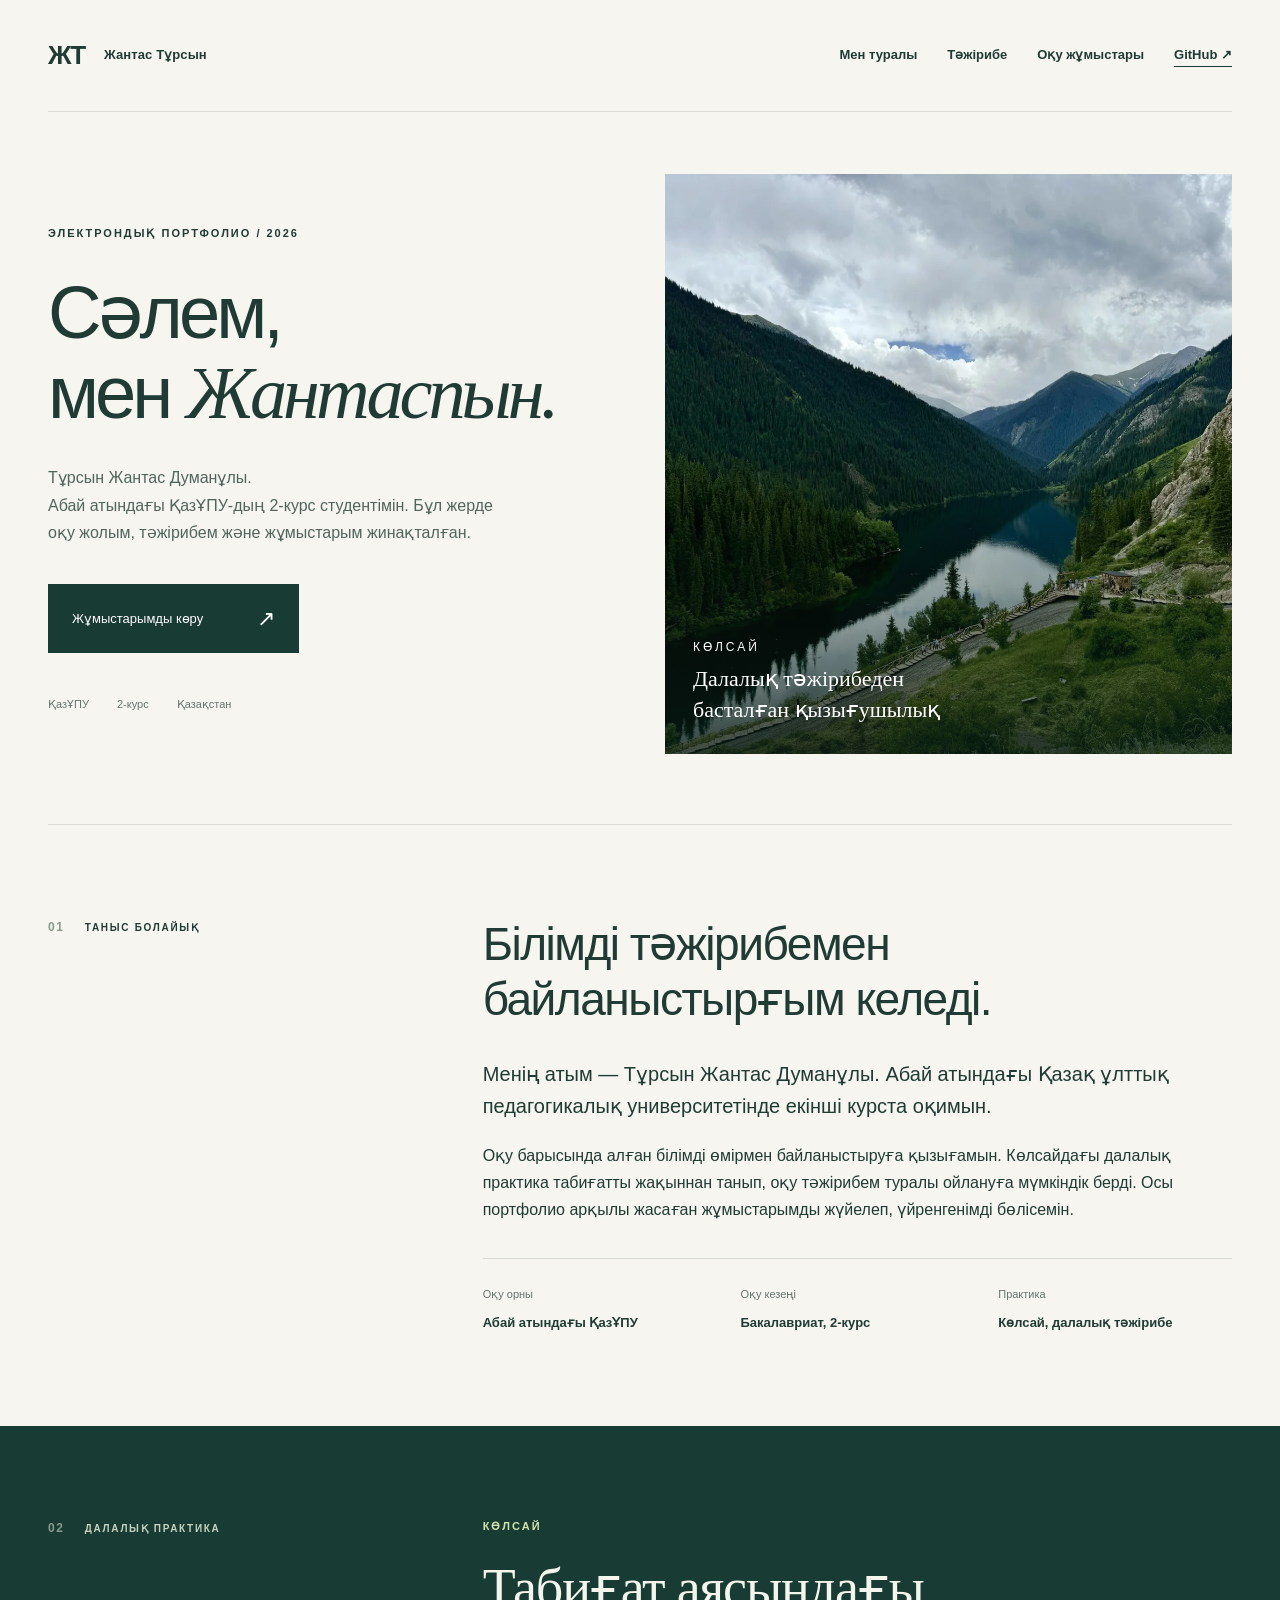
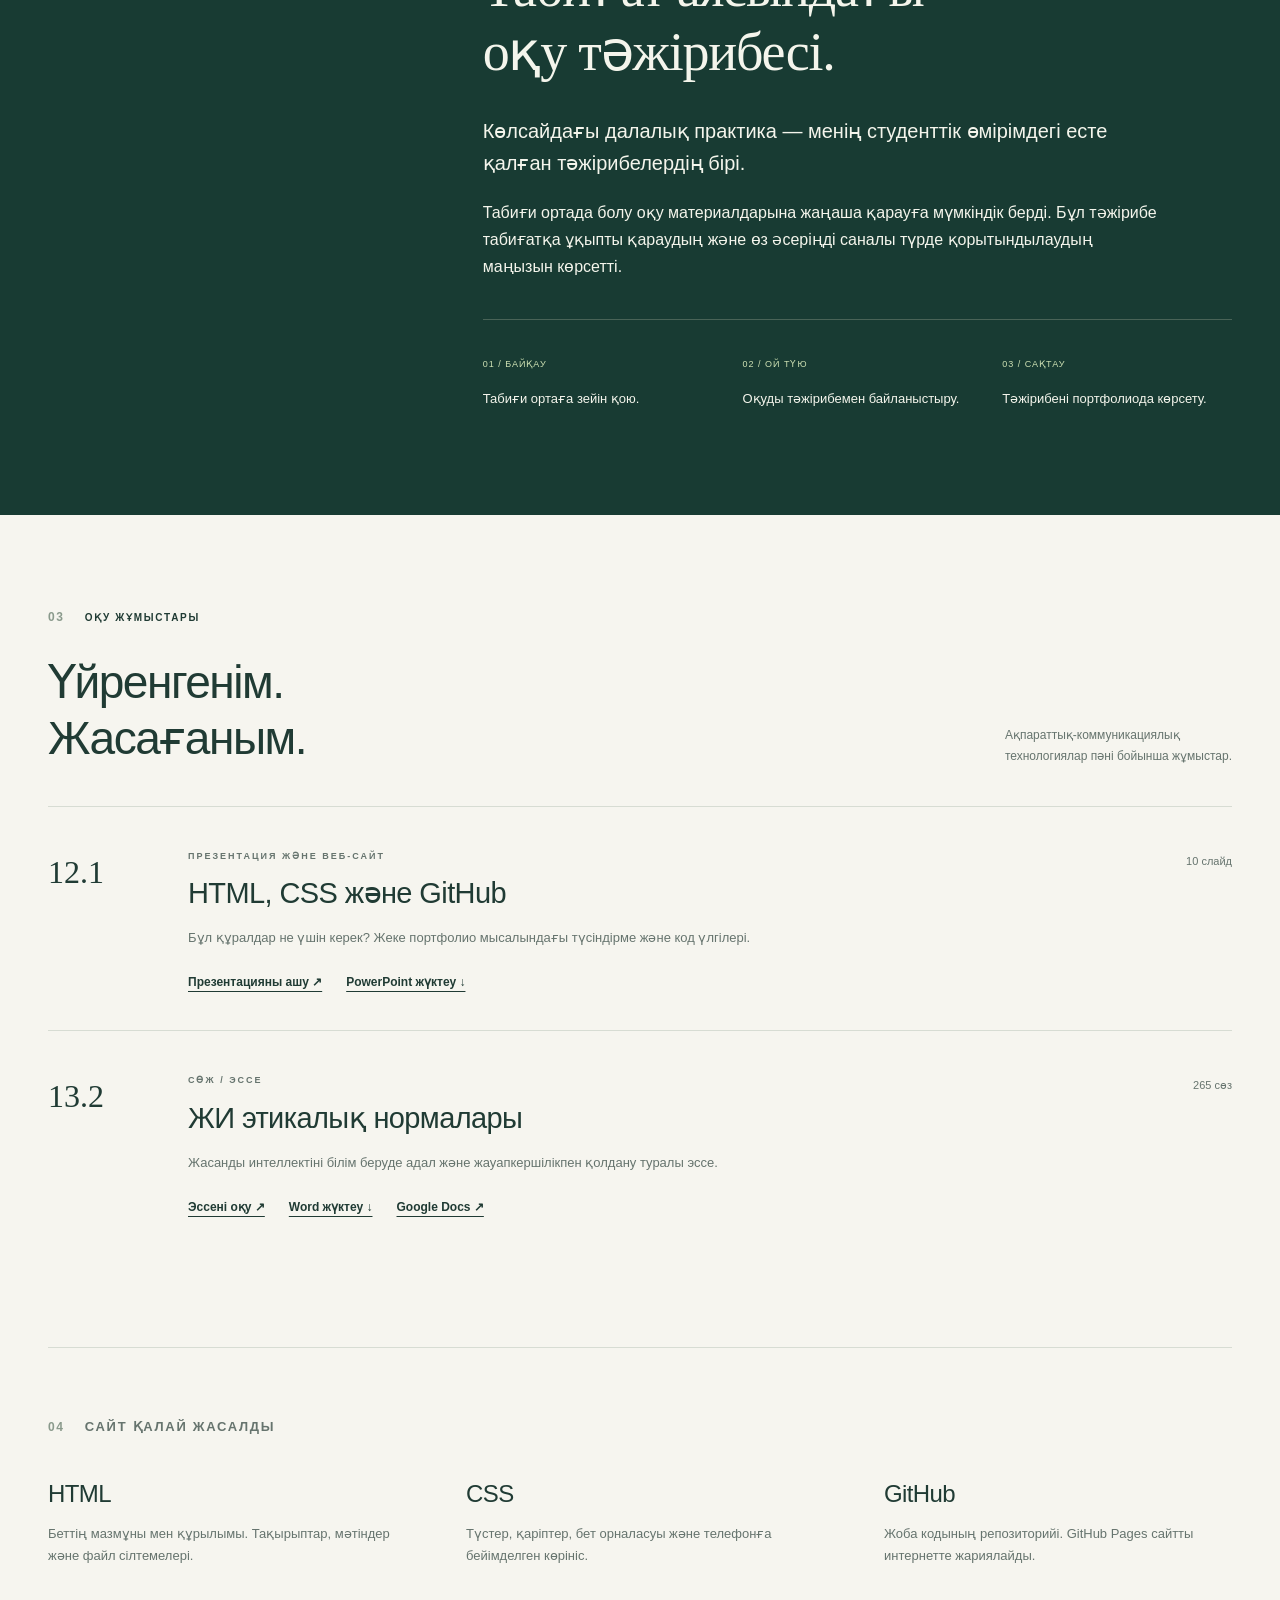
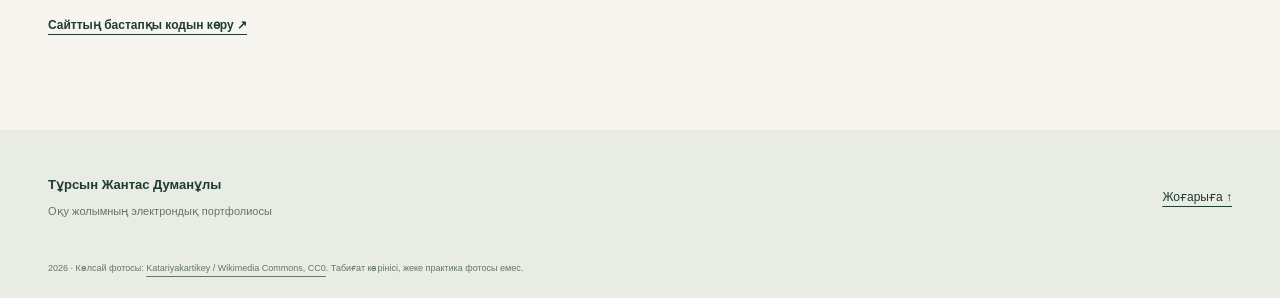
<file: index.html>
<!doctype html>
<html lang="kk">
<head>
  <meta charset="utf-8">
  <meta name="viewport" content="width=device-width,initial-scale=1">
  <meta name="description" content="Тұрсын Жантас Думанұлының электрондық портфолиосы. ҚазҰПУ, оқу жұмыстары және Көлсайдағы далалық практика.">
  <meta name="theme-color" content="#183b33">
  <title>Жантас Тұрсын — электрондық портфолио</title>
  <link rel="stylesheet" href="styles.css">
  <script defer src="app.js"></script>
</head>
<body>
<a class="skip" href="#main">Мазмұнға өту</a>
<header class="header wrap">
  <a class="brand" href="index.html" aria-label="Жантас Тұрсын, басты бет">ЖТ<span>Жантас Тұрсын</span></a>
  <nav aria-label="Негізгі мәзір"><a href="#about">Мен туралы</a><a href="#practice">Тәжірибе</a><a href="#works">Оқу жұмыстары</a><a class="nav-external" href="https://github.com/Saprans/Saprans.github.io" target="_blank" rel="noopener">GitHub ↗</a></nav>
</header>
<main id="main">
  <section class="hero wrap">
    <div class="hero-copy"><p class="eyebrow">ЭЛЕКТРОНДЫҚ ПОРТФОЛИО / 2026</p>
      <h1>Сәлем,<br>мен <em>Жантаспын.</em></h1>
      <p class="hero-description">Тұрсын Жантас Думанұлы.<br>Абай атындағы ҚазҰПУ-дың 2-курс студентімін. Бұл жерде оқу жолым, тәжірибем және жұмыстарым жинақталған.</p>
      <a class="button" href="#works">Жұмыстарымды көру <span>↗</span></a>
      <div class="hero-meta"><span>ҚазҰПУ</span><span>2-курс</span><span>Қазақстан</span></div>
    </div>
    <figure class="hero-image"><img src="assets/kolsai.webp" alt="Тау мен орман қоршаған Көлсай көлінің көрінісі" fetchpriority="high"><figcaption><span>КӨЛСАЙ</span><span>Далалық тәжірибеден басталған қызығушылық</span></figcaption></figure>
  </section>
  <section class="about wrap section" id="about">
    <div class="section-label"><span>01</span> ТАНЫС БОЛАЙЫҚ</div>
    <div><h2>Білімді тәжірибемен<br>байланыстырғым келеді.</h2><p class="lead">Менің атым — Тұрсын Жантас Думанұлы. Абай атындағы Қазақ ұлттық педагогикалық университетінде екінші курста оқимын.</p><p>Оқу барысында алған білімді өмірмен байланыстыруға қызығамын. Көлсайдағы далалық практика табиғатты жақыннан танып, оқу тәжірибем туралы ойлануға мүмкіндік берді. Осы портфолио арқылы жасаған жұмыстарымды жүйелеп, үйренгенімді бөлісемін.</p><dl class="facts"><div><dt>Оқу орны</dt><dd>Абай атындағы ҚазҰПУ</dd></div><div><dt>Оқу кезеңі</dt><dd>Бакалавриат, 2-курс</dd></div><div><dt>Практика</dt><dd>Көлсай, далалық тәжірибе</dd></div></dl></div>
  </section>
  <section class="practice" id="practice"><div class="wrap section practice-grid">
    <div class="section-label"><span>02</span> ДАЛАЛЫҚ ПРАКТИКА</div>
    <div><p class="eyebrow light">КӨЛСАЙ</p><h2>Табиғат аясындағы<br>оқу тәжірибесі.</h2><p class="lead">Көлсайдағы далалық практика — менің студенттік өмірімдегі есте қалған тәжірибелердің бірі.</p><p>Табиғи ортада болу оқу материалдарына жаңаша қарауға мүмкіндік берді. Бұл тәжірибе табиғатқа ұқыпты қараудың және өз әсеріңді саналы түрде қорытындылаудың маңызын көрсетті.</p><div class="practice-notes"><div><span>01 / БАЙҚАУ</span><p>Табиғи ортаға зейін қою.</p></div><div><span>02 / ОЙ ТҮЮ</span><p>Оқуды тәжірибемен байланыстыру.</p></div><div><span>03 / САҚТАУ</span><p>Тәжірибені портфолиода көрсету.</p></div></div></div>
  </div></section>
  <section class="wrap section" id="works">
    <div class="section-heading"><div><p class="section-label"><span>03</span> ОҚУ ЖҰМЫСТАРЫ</p><h2>Үйренгенім.<br>Жасағаным.</h2></div><p>Ақпараттық-коммуникациялық<br>технологиялар пәні бойынша жұмыстар.</p></div>
    <div class="work-row"><span class="work-number">12.1</span><div><p class="eyebrow">ПРЕЗЕНТАЦИЯ ЖӘНЕ ВЕБ-САЙТ</p><h3>HTML, CSS және GitHub</h3><p>Бұл құралдар не үшін керек? Жеке портфолио мысалындағы түсіндірме және код үлгілері.</p><div class="work-links"><a href="presentation.html">Презентацияны ашу ↗</a><a href="files/12_1_HTML_CSS_GitHub.pptx" download>PowerPoint жүктеу ↓</a></div></div><span class="work-type">10 слайд</span></div>
    <div class="work-row"><span class="work-number">13.2</span><div><p class="eyebrow">СӨЖ / ЭССЕ</p><h3>ЖИ этикалық нормалары</h3><p>Жасанды интеллектіні білім беруде адал және жауапкершілікпен қолдану туралы эссе.</p><div class="work-links"><a href="essay.html">Эссені оқу ↗</a><a href="files/13_2_Esse_Tursyn_Zhantas.docx" download>Word жүктеу ↓</a><a class="google-doc-link" href="https://docs.google.com/document/d/1TJ1OWXidXD4ydJU-0ppoAzjy-U0r-slUu1aPJfVL9h0" target="_blank" rel="noopener">Google Docs ↗</a></div></div><span class="work-type" id="essay-count">265 сөз</span></div>
  </section>
  <section class="tech wrap section"><p class="section-label"><span>04</span> САЙТ ҚАЛАЙ ЖАСАЛДЫ</p><div class="tech-grid"><div><h3>HTML</h3><p>Беттің мазмұны мен құрылымы. Тақырыптар, мәтіндер және файл сілтемелері.</p></div><div><h3>CSS</h3><p>Түстер, қаріптер, бет орналасуы және телефонға бейімделген көрініс.</p></div><div><h3>GitHub</h3><p>Жоба кодының репозиторийі. GitHub Pages сайтты интернетте жариялайды.</p></div></div><a class="text-link" href="https://github.com/Saprans/Saprans.github.io" target="_blank" rel="noopener">Сайттың бастапқы кодын көру ↗</a></section>
</main>
<footer class="footer"><div class="wrap"><div><strong>Тұрсын Жантас Думанұлы</strong><p>Оқу жолымның электрондық портфолиосы</p></div><a href="#main">Жоғарыға ↑</a></div><p class="credit wrap">2026 · Көлсай фотосы: <a href="https://commons.wikimedia.org/wiki/File:Kolsai_lake.jpg" target="_blank" rel="noopener">Katariyakartikey / Wikimedia Commons, CC0</a>. Табиғат көрінісі, жеке практика фотосы емес.</p></footer>
</body>
</html>
</file>
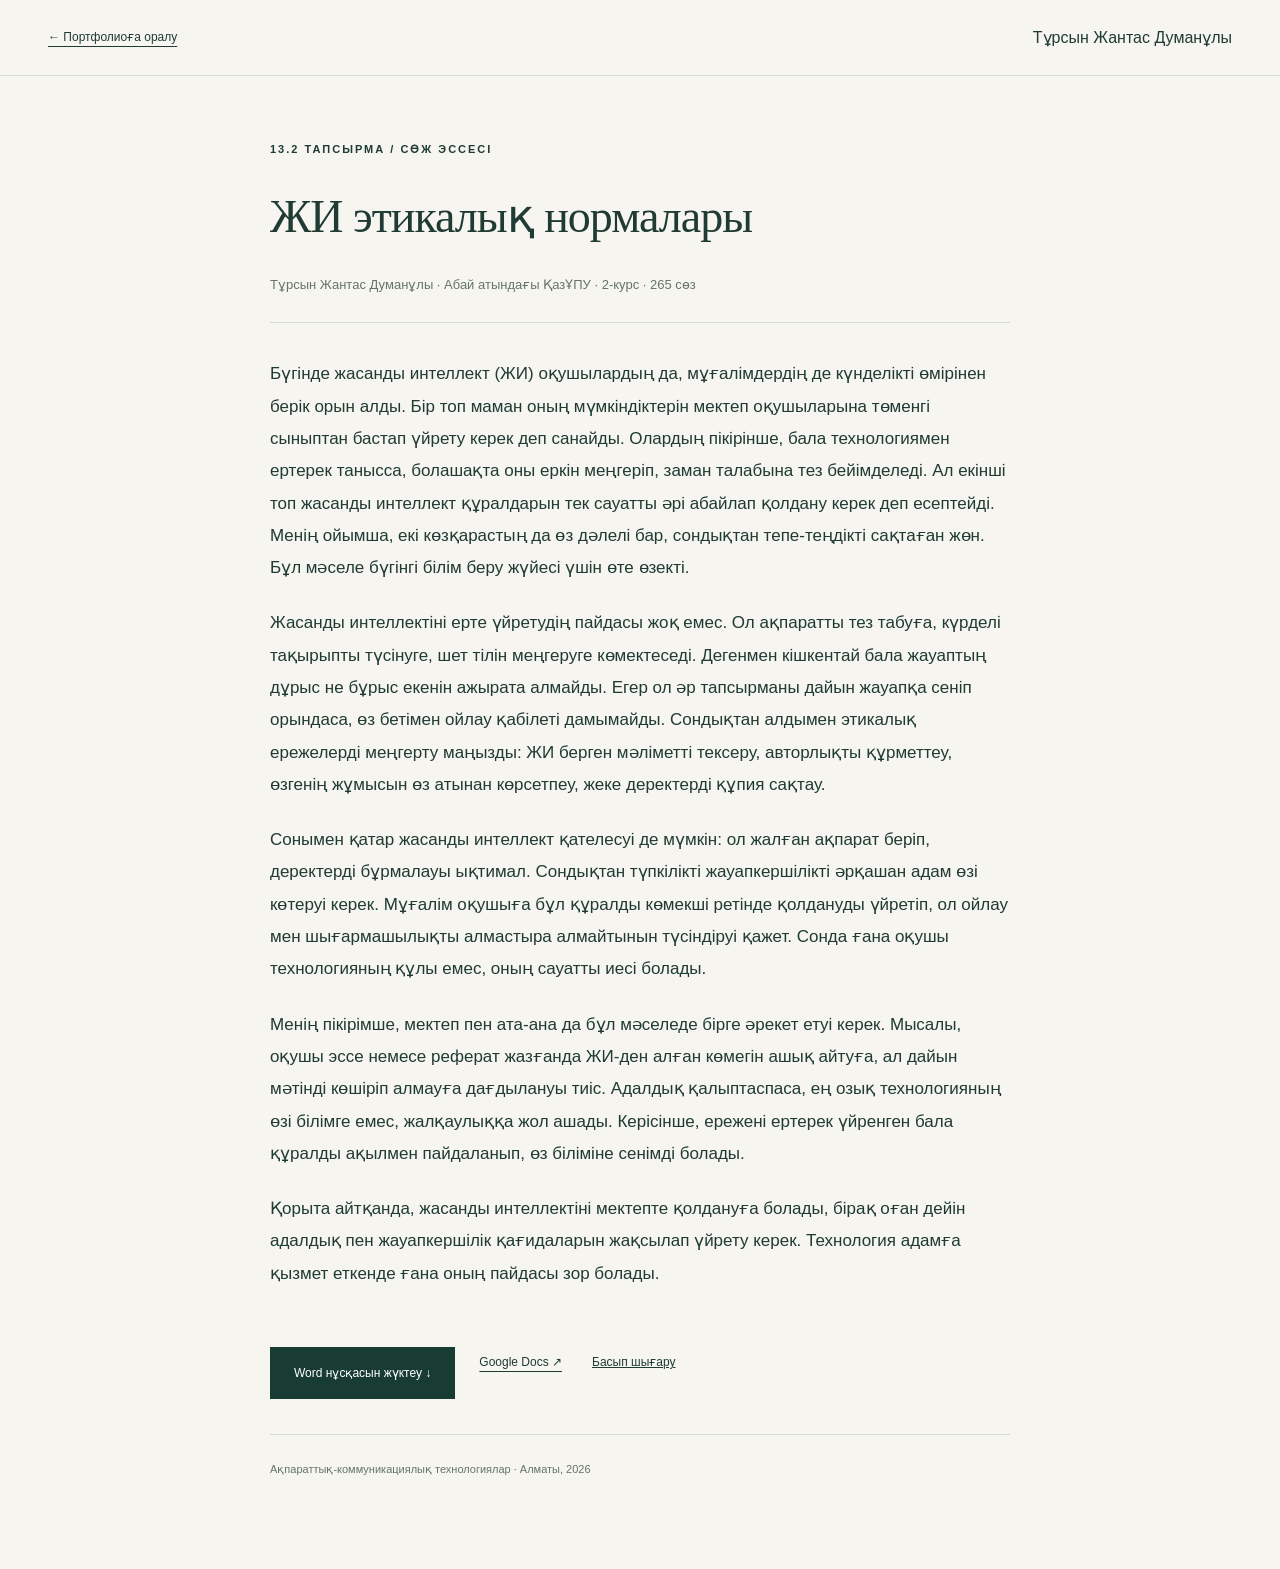
<file: essay.html>
<!doctype html><html lang="kk"><head><meta charset="utf-8"><meta name="viewport" content="width=device-width,initial-scale=1"><link rel="stylesheet" href="styles.css"><title>ЖИ этикалық нормалары — эссе</title></head><body><header class="reading-header"><div class="wrap"><a href="index.html">← Портфолиоға оралу</a><span>Тұрсын Жантас Думанұлы</span></div></header><main class="document"><p class="eyebrow">13.2 ТАПСЫРМА / СӨЖ ЭССЕСІ</p><h1>ЖИ этикалық нормалары</h1><p class="byline">Тұрсын Жантас Думанұлы · Абай атындағы ҚазҰПУ · 2-курс · 265 сөз</p><div class="essay-body"><p>Бүгінде жасанды интеллект (ЖИ) оқушылардың да, мұғалімдердің де күнделікті өмірінен берік орын алды. Бір топ маман оның мүмкіндіктерін мектеп оқушыларына төменгі сыныптан бастап үйрету керек деп санайды. Олардың пікірінше, бала технологиямен ертерек танысса, болашақта оны еркін меңгеріп, заман талабына тез бейімделеді. Ал екінші топ жасанды интеллект құралдарын тек сауатты әрі абайлап қолдану керек деп есептейді. Менің ойымша, екі көзқарастың да өз дәлелі бар, сондықтан тепе-теңдікті сақтаған жөн. Бұл мәселе бүгінгі білім беру жүйесі үшін өте өзекті.</p><p>Жасанды интеллектіні ерте үйретудің пайдасы жоқ емес. Ол ақпаратты тез табуға, күрделі тақырыпты түсінуге, шет тілін меңгеруге көмектеседі. Дегенмен кішкентай бала жауаптың дұрыс не бұрыс екенін ажырата алмайды. Егер ол әр тапсырманы дайын жауапқа сеніп орындаса, өз бетімен ойлау қабілеті дамымайды. Сондықтан алдымен этикалық ережелерді меңгерту маңызды: ЖИ берген мәліметті тексеру, авторлықты құрметтеу, өзгенің жұмысын өз атынан көрсетпеу, жеке деректерді құпия сақтау.</p><p>Сонымен қатар жасанды интеллект қателесуі де мүмкін: ол жалған ақпарат беріп, деректерді бұрмалауы ықтимал. Сондықтан түпкілікті жауапкершілікті әрқашан адам өзі көтеруі керек. Мұғалім оқушыға бұл құралды көмекші ретінде қолдануды үйретіп, ол ойлау мен шығармашылықты алмастыра алмайтынын түсіндіруі қажет. Сонда ғана оқушы технологияның құлы емес, оның сауатты иесі болады.</p><p>Менің пікірімше, мектеп пен ата-ана да бұл мәселеде бірге әрекет етуі керек. Мысалы, оқушы эссе немесе реферат жазғанда ЖИ-ден алған көмегін ашық айтуға, ал дайын мәтінді көшіріп алмауға дағдылануы тиіс. Адалдық қалыптаспаса, ең озық технологияның өзі білімге емес, жалқаулыққа жол ашады. Керісінше, ережені ертерек үйренген бала құралды ақылмен пайдаланып, өз біліміне сенімді болады.</p><p>Қорыта айтқанда, жасанды интеллектіні мектепте қолдануға болады, бірақ оған дейін адалдық пен жауапкершілік қағидаларын жақсылап үйрету керек. Технология адамға қызмет еткенде ғана оның пайдасы зор болады.</p></div><div class="doc-actions"><a class="button" href="files/13_2_Esse_Tursyn_Zhantas.docx" download>Word нұсқасын жүктеу ↓</a><a class="google-doc-link" href="https://docs.google.com/document/d/1TJ1OWXidXD4ydJU-0ppoAzjy-U0r-slUu1aPJfVL9h0" target="_blank" rel="noopener">Google Docs ↗</a><button class="print-link" onclick="window.print()">Басып шығару</button></div><p class="reading-foot">Ақпараттық-коммуникациялық технологиялар · Алматы, 2026</p></main><style>.print-link{border:0;background:none;font:inherit;font-size:12px;text-decoration:underline;color:inherit;cursor:pointer}@media print{.reading-header,.doc-actions,.eyebrow{display:none}.document{max-width:none;margin:0;padding:0}.document h1{font-size:22pt}.essay-body p{font-family:'Times New Roman',serif;font-size:14pt;line-height:1.5;text-align:justify;text-indent:1.25cm}@page{size:A4;margin:2cm}}</style></body></html>
</file>
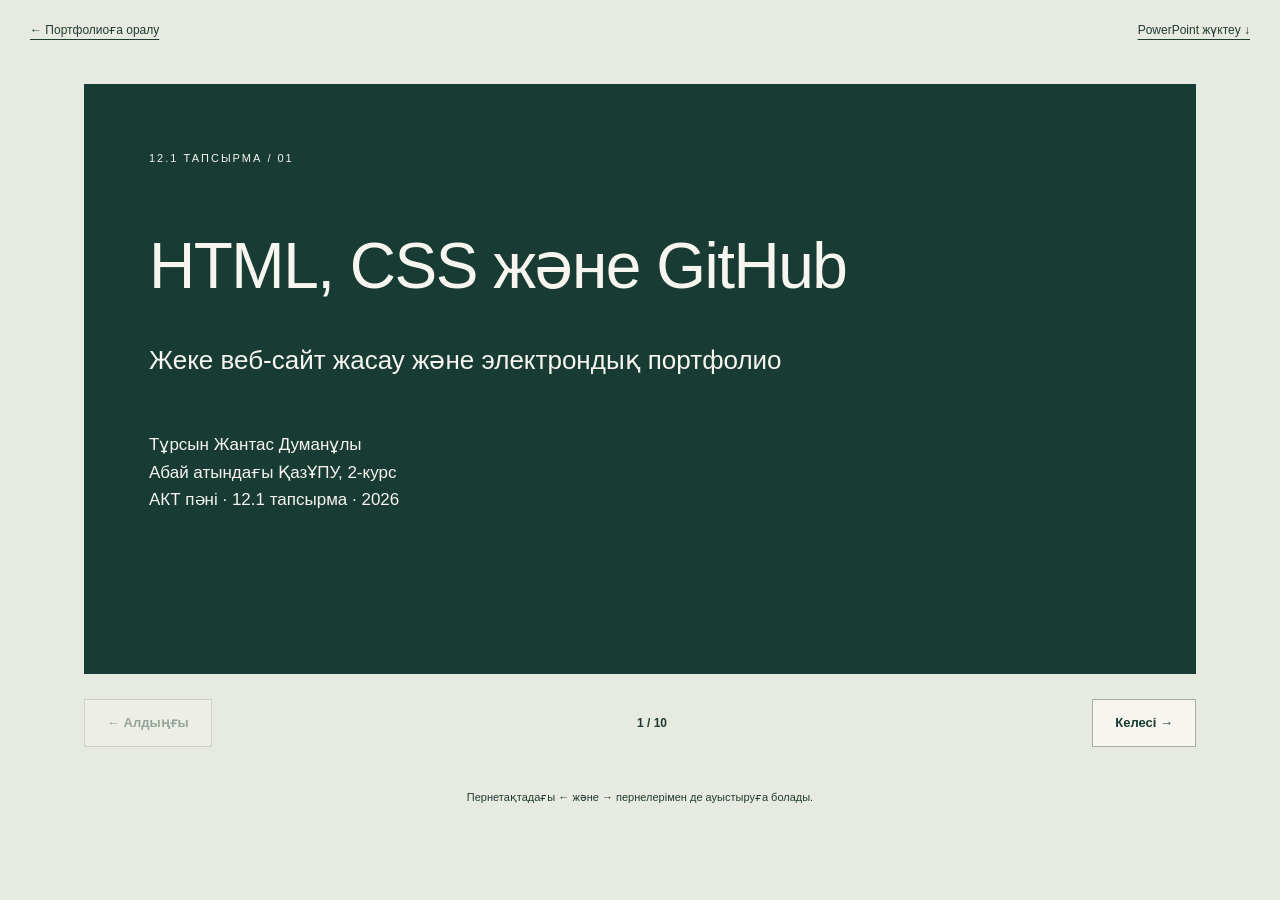
<file: presentation.html>
<!doctype html><html lang="kk"><head><meta charset="utf-8"><meta name="viewport" content="width=device-width,initial-scale=1"><link rel="stylesheet" href="styles.css"><title>HTML, CSS және GitHub — презентация</title><style>body{background:#e7eae1}.deck-header{padding:20px 30px;display:flex;justify-content:space-between;gap:20px;flex-wrap:wrap;font-size:12px}.deck{max-width:1160px;margin:24px auto;padding:0 24px}.slide{background:#f6f5ef;min-height:590px;padding:55px 65px;position:relative;margin-bottom:25px}.slide[hidden]{display:none}.slide h1{font-size:45px;line-height:1.2;max-width:950px;letter-spacing:-1.5px;margin:15px 0 35px;font-weight:500}.slide p{font-size:22px;white-space:pre-line;line-height:1.6;max-width:920px}.slide pre{font:18px/1.7 Consolas,monospace;background:#183b33;color:#eef1de;padding:25px;overflow:auto;white-space:pre-wrap;margin-top:30px}.slide .accent{font-size:20px;color:#476445;margin-top:35px}.slide .source{font-size:10px;color:#65766c;word-break:break-all}.slide .kicker{font-size:11px;letter-spacing:2px}.slide.cover{background:#183b33;color:#f6f5ef}.cover h1{font-size:64px;max-width:720px;margin-top:60px}.cover .sub{font-size:26px}.cover .author{font-size:17px;margin-top:50px}.controls{display:flex;justify-content:space-between;align-items:center;padding:0 24px 30px;max-width:1160px;margin:auto;gap:14px}.controls button{padding:12px 22px;border:1px solid #a6b0a1;color:#183b33;background:#f6f5ef;cursor:pointer;font:inherit;font-size:13px}.controls button:disabled{opacity:.4;cursor:default}.controls span{font-size:12px}.deck-footer{font-size:11px;text-align:center;margin-bottom:25px}@media(max-width:700px){.deck{padding:0 12px;margin-top:8px}.slide{padding:28px 23px;min-height:570px}.slide h1{font-size:32px;letter-spacing:-.5px}.slide p{font-size:17px}.slide pre{font-size:13px;padding:16px}.cover h1{font-size:43px}.cover .sub{font-size:22px}.controls{padding-inline:12px}.controls button{padding:10px 15px}.deck-header{padding:20px}.slide .accent{font-size:17px}}@media print{.deck-header,.controls,.deck-footer{display:none}.deck{padding:0;margin:0;max-width:none}.slide[hidden]{display:block}.slide{min-height:0;break-after:page;margin:0;padding:25px}.slide pre{color:#183b33;background:#efefef}.slide.cover{background:white;color:#183b33}@page{size:A4 landscape;margin:1cm}}</style></head><body><header class="deck-header"><a href="index.html">← Портфолиоға оралу</a><a href="files/12_1_HTML_CSS_GitHub.pptx" download>PowerPoint жүктеу ↓</a></header><main class="deck" aria-label="Презентация"><section class="slide cover" aria-label="1-слайд"><p class="kicker">12.1 ТАПСЫРМА / 01</p><h1>HTML, CSS және GitHub</h1><p class="sub">Жеке веб-сайт жасау және электрондық портфолио</p><p class="author">Тұрсын Жантас Думанұлы
Абай атындағы ҚазҰПУ, 2-курс
АКТ пәні · 12.1 тапсырма · 2026</p></section><section class="slide" aria-label="2-слайд"><p class="kicker">12.1 ТАПСЫРМА / 02</p><h1>Жеке сайттың мақсаты</h1><p class="body">Өзім туралы мәлімет пен оқу жұмыстарымды бір жерде көрсету.

Оқытушыға презентацияны және эссені сілтеме арқылы ұсыну.

Көлсайдағы далалық тәжірибем туралы ой бөлісу.</p><p class="accent">Электрондық портфолио оқу нәтижелерін жүйелейді.</p></section><section class="slide" aria-label="3-слайд"><p class="kicker">12.1 ТАПСЫРМА / 03</p><h1>HTML — беттің құрылымы</h1><p class="body">HTML — веб-беттің мазмұнын белгілейтін тіл.

&lt;h1&gt; негізгі тақырыпты береді. &lt;p&gt; мәтін абзацын жасайды. &lt;a&gt; басқа бетке немесе файлға сілтейді.</p><pre><code>&lt;h1&gt;Сәлем, мен Жантаспын.&lt;/h1&gt;
&lt;p&gt;ҚазҰПУ-дың 2-курс студентімін.&lt;/p&gt;
&lt;a href=&quot;essay.html&quot;&gt;Эссені оқу&lt;/a&gt;</code></pre><p class="source">Дереккөз: https://developer.mozilla.org/en-US/docs/Learn_web_development/Core/Structuring_content/Basic_HTML_syntax</p></section><section class="slide" aria-label="4-слайд"><p class="kicker">12.1 ТАПСЫРМА / 04</p><h1>CSS — беттің көрінісі</h1><p class="body">CSS HTML элементтерінің сыртқы көрінісін реттейді.

Қаріп, түс, арақашықтық және бағандардың орналасуы CSS арқылы беріледі. Media query шағын экранға бейімдейді.</p><pre><code>.hero {
  display: grid;
  grid-template-columns: 1fr 1fr;
}
@media (max-width: 700px) {
  .hero { grid-template-columns: 1fr; }
}</code></pre><p class="source">Дереккөз: https://developer.mozilla.org/en-US/docs/Learn_web_development/Core/Styling_basics/What_is_CSS</p></section><section class="slide" aria-label="5-слайд"><p class="kicker">12.1 ТАПСЫРМА / 05</p><h1>Git және GitHub</h1><p class="body">Git файлдардағы өзгерістер тарихын сақтайды. Commit белгілі бір өзгерісті тіркейді.

GitHub Git репозиторийлерін интернетте сақтауға және ортақ жұмыс жүргізуге мүмкіндік береді.

Менің сайт кодым: Saprans/Saprans.github.io</p><p class="accent">Git — нұсқаларды басқару құралы.
GitHub — жобалармен жұмыс істеу платформасы.</p><p class="source">Дереккөз: https://docs.github.com/en/get-started/start-your-journey/what-is-github</p></section><section class="slide" aria-label="6-слайд"><p class="kicker">12.1 ТАПСЫРМА / 06</p><h1>GitHub Pages — сайтты жариялау</h1><p class="body">GitHub Pages репозиторийдегі HTML, CSS және JavaScript файлдарынан статикалық сайт жариялайды.

Бұл портфолиоға серверлік дерекқор қажет емес. Браузер беттерді және жүктелетін оқу файлдарын ашады.</p><p class="accent">Репозиторий: Saprans.github.io
Басты файл: index.html</p><p class="source">Дереккөз: https://docs.github.com/en/pages/getting-started-with-github-pages/what-is-github-pages</p></section><section class="slide" aria-label="7-слайд"><p class="kicker">12.1 ТАПСЫРМА / 07</p><h1>Менің портфолиомның құрылымы</h1><p class="body">Мен туралы бөлімінде аты-жөнім, оқу орным және курсым берілген.

Тәжірибе бөлімі Көлсайдағы далалық практикаға арналған.

Оқу жұмыстары бөлімінен 12.1 презентациясы мен 13.2 эссесін ашуға болады.</p><p class="accent">index.html — басты бет
styles.css — дизайн
files/ — Word және PowerPoint</p></section><section class="slide" aria-label="8-слайд"><p class="kicker">12.1 ТАПСЫРМА / 08</p><h1>ЖИ этикалық нормалары туралы эссе</h1><p class="body">13.2 эссе тақырыбы: «ЖИ этикалық нормалары».

Негізгі мәтін — 265 сөз. Эссе жасанды интеллектіні білім беруде адал әрі жауапкершілікпен қолдану туралы.

Сайтта автордың Word құжаты және онлайн оқу нұсқасы орналасқан.</p><p class="accent">Мәліметті тексеру, авторлықты құрметтеу және жеке деректерді қорғау.</p></section><section class="slide" aria-label="9-слайд"><p class="kicker">12.1 ТАПСЫРМА / 09</p><h1>Сайтты жариялау реті</h1><p class="body">1. index.html және styles.css файлдарын дайындау.

2. Презентация мен эссені қосып, сілтемелерді тексеру.

3. Файлдарды GitHub репозиторийіне сақтау.

4. GitHub Pages жариялауын тексеріп, сайт сілтемесін ұсыну.</p><p class="source">Дереккөз: https://docs.github.com/en/pages/getting-started-with-github-pages/configuring-a-publishing-source-for-your-github-pages-site</p></section><section class="slide" aria-label="10-слайд"><p class="kicker">12.1 ТАПСЫРМА / 10</p><h1>Нәтиже және дереккөздер</h1><p class="body">HTML сайттың құрылымын жасайды, CSS оның көрінісін реттейді. Git өзгерістер тарихын сақтайды, GitHub кодты жинақтайды, ал Pages сайтты жариялайды.

Нәтиже: өзім туралы сайт, оқу презентациясы және портфолиодағы эссе.</p><p class="accent">MDN Web Docs — HTML және CSS
GitHub Docs — Git, GitHub және Pages</p><p class="source">Дереккөз: https://developer.mozilla.org/
https://docs.github.com/</p></section></main><nav class="controls" aria-label="Слайдтарды басқару"><button id="prev" type="button">← Алдыңғы</button><span id="position" aria-live="polite">1 / 10</span><button id="next" type="button">Келесі →</button></nav><p class="deck-footer">Пернетақтадағы ← және → пернелерімен де ауыстыруға болады.</p><script>const slides=[...document.querySelectorAll('.slide')];let current=0;const prev=document.querySelector('#prev'),next=document.querySelector('#next'),position=document.querySelector('#position');function show(n){current=Math.min(Math.max(n,0),slides.length-1);slides.forEach((s,i)=>s.hidden=i!==current);prev.disabled=current===0;next.disabled=current===slides.length-1;position.textContent=`${current+1} / ${slides.length}`;history.replaceState(null,'','#'+(current+1));}prev.addEventListener('click',()=>show(current-1));next.addEventListener('click',()=>show(current+1));document.addEventListener('keydown',e=>{if(e.key==='ArrowRight'){e.preventDefault();show(current+1)}if(e.key==='ArrowLeft'){e.preventDefault();show(current-1)}});show((parseInt(location.hash.slice(1),10)||1)-1);</script></body></html>
</file>
<file: styles.css>
@charset "UTF-8";
:root{--paper:#f6f5ef;--ink:#203b34;--muted:#66746e;--line:#d7dcd3;--green:#183b33;--lime:#e1edb8}*{box-sizing:border-box}html{scroll-behavior:smooth;scroll-padding-top:24px}body{margin:0;background:var(--paper);color:var(--ink);font-family:"Segoe UI",Arial,sans-serif;line-height:1.7}a{color:inherit;text-underline-offset:5px}button,a{-webkit-tap-highlight-color:transparent}a:focus-visible,button:focus-visible{outline:3px solid #7b974b;outline-offset:6px}.wrap{width:min(1220px,calc(100% - 96px));margin-inline:auto}.skip{position:absolute;top:-100px;background:white;padding:10px;z-index:10}.skip:focus{top:0}.header{height:112px;display:flex;justify-content:space-between;align-items:center;border-bottom:1px solid var(--line)}.brand{text-decoration:none;display:flex;gap:20px;align-items:center;font-size:26px;font-weight:750;letter-spacing:-2px}.brand span{font-size:13px;letter-spacing:.1px;font-weight:600}nav{display:flex;gap:30px;font-size:13px;font-weight:600}nav a{text-decoration:none}.nav-external{border-bottom:1px solid}.hero{display:grid;grid-template-columns:1fr 1fr;gap:50px;padding-top:62px;padding-bottom:70px;align-items:center}.eyebrow{font-size:11px;letter-spacing:2px;font-weight:700;line-height:1.6}.hero h1{font-size:clamp(47px,5.8vw,82px);font-weight:500;line-height:1.09;letter-spacing:-4px;margin:30px 0}.hero h1 em{font-family:Georgia,"Times New Roman",serif;font-weight:400}.hero-description{font-size:16px;max-width:450px;color:#51655d}.button{display:inline-flex;gap:54px;align-items:center;background:var(--green);color:white;text-decoration:none;padding:16px 24px;margin-top:22px;font-size:13px}.button:hover{background:#2d5143}.button span{font-size:22px}.hero-meta{display:flex;gap:28px;font-size:11px;color:var(--muted);margin-top:42px}.hero-image{height:580px;position:relative;margin:0;overflow:hidden;background:#527a72}.hero-image img{width:100%;height:100%;object-fit:cover;object-position:50% 50%}.hero-image:after{content:"";position:absolute;inset:50% 0 0;background:linear-gradient(transparent,rgba(8,28,20,.75))}.hero-image figcaption{position:absolute;left:28px;right:28px;bottom:28px;z-index:1;color:white;display:grid;gap:7px}.hero-image figcaption span:first-child{font-size:12px;letter-spacing:3px}.hero-image figcaption span:last-child{font-family:Georgia,"Times New Roman",serif;font-size:22px;line-height:1.4;max-width:280px}.section{padding-block:92px}.section-label{font-size:10px;letter-spacing:1.7px;font-weight:700;display:flex;gap:20px;align-items:baseline}.section-label span{font-size:12px;color:#8a9a8c}.about{border-top:1px solid var(--line);display:grid;grid-template-columns:1fr 2fr;gap:60px}h2{font-size:clamp(32px,3.6vw,48px);font-weight:500;line-height:1.2;letter-spacing:-1.5px;margin:0 0 30px}.lead{font-size:20px;line-height:1.6}.about p{max-width:710px}.facts{border-top:1px solid var(--line);margin:35px 0 0;display:grid;grid-template-columns:repeat(3,1fr);gap:24px;padding-top:26px}dt{color:var(--muted);font-size:11px}dd{margin:8px 0 0;font-size:13px;font-weight:600}.practice{background:var(--green);color:#f4f5ec}.practice-grid{display:grid;grid-template-columns:1fr 2fr;gap:60px}.practice .section-label{color:#c4d2be}.practice h2{font-family:Georgia,"Times New Roman",serif;font-size:54px;letter-spacing:-1.2px}.practice p{max-width:680px}.practice .eyebrow{color:#d2e5a9;margin:0 0 20px}.practice-notes{display:flex;gap:30px;border-top:1px solid #496357;padding-top:28px;margin-top:38px}.practice-notes>div{flex:1}.practice-notes span{font-size:9px;letter-spacing:1px;color:#cee1b4}.practice-notes p{font-size:13px}.section-heading{display:flex;justify-content:space-between;align-items:end;margin-bottom:40px}.section-heading .section-label{margin:0 0 28px}.section-heading h2{margin:0}.section-heading>p{font-size:12px;color:var(--muted);margin:0}.work-row{display:grid;grid-template-columns:110px 1fr auto;gap:30px;border-top:1px solid var(--line);padding:38px 0}.work-number{font-family:Georgia,serif;font-size:32px}.work-row .eyebrow{font-size:9px;margin:4px 0 12px}h3{font-size:29px;font-weight:500;line-height:1.3;letter-spacing:-.6px;margin:0 0 14px}.work-row p{font-size:13px;color:var(--muted);max-width:570px}.work-type{font-size:11px;color:var(--muted);padding-top:7px}.work-links{display:flex;gap:24px;flex-wrap:wrap;margin-top:23px}.work-links a,.text-link{font-size:12px;font-weight:600}.tech{border-top:1px solid var(--line);padding-top:55px}.tech-grid{display:grid;grid-template-columns:repeat(3,1fr);gap:70px;margin:40px 0 30px}.tech h3{font-size:24px}.tech p{font-size:13px;color:var(--muted)}.footer{background:#e8ece2;padding:40px 0 22px}.footer>.wrap:first-child{display:flex;justify-content:space-between;align-items:center}.footer strong{font-size:13px}.footer p{font-size:11px;color:var(--muted);margin:5px 0}.footer a{font-size:12px}.footer .credit{font-size:9px;margin:35px auto 0}.credit a{font-size:9px}.reading-header{border-bottom:1px solid var(--line);padding:24px 0}.reading-header .wrap{display:flex;justify-content:space-between;align-items:center}.reading-header a{font-size:12px}.document{max-width:800px;margin:65px auto 90px;padding-inline:30px}.document h1{font-family:Georgia,"Times New Roman",serif;font-weight:400;line-height:1.17;font-size:46px;letter-spacing:-1px}.document .byline{font-size:13px;color:var(--muted);padding-bottom:26px;border-bottom:1px solid var(--line);margin-bottom:35px}.essay-body p{font-size:17px;line-height:1.9;margin-bottom:23px}.doc-actions{display:flex;gap:24px;flex-wrap:wrap;align-items:center;margin:35px 0}.doc-actions a{font-size:12px}.reading-foot{border-top:1px solid var(--line);padding-top:25px;font-size:11px;color:var(--muted)}
@media(max-width:1000px){.wrap{width:calc(100% - 64px)}nav{gap:18px}.hero{gap:30px}.hero-image{height:510px}.hero h1{letter-spacing:-2px}.about,.practice-grid{grid-template-columns:1fr 2.4fr;gap:30px}.facts{grid-template-columns:1fr 1fr}.tech-grid{gap:35px}}
@media(max-width:700px){.wrap{width:calc(100% - 40px)}.header{height:auto;min-height:88px;flex-wrap:wrap;padding:20px 0;gap:18px}.brand span{display:none}nav{gap:16px;font-size:11px}.nav-external{display:none}.hero{grid-template-columns:1fr;padding-top:38px;padding-bottom:45px;gap:32px}.hero h1{font-size:55px;margin:22px 0}.hero-description{font-size:15px}.hero-meta{margin-top:25px}.hero-image{height:410px}.section{padding-block:55px}.about,.practice-grid{grid-template-columns:1fr;gap:28px}.facts{gap:22px}.practice h2{font-size:38px}.lead{font-size:18px}.practice-notes{gap:18px}.practice-notes span{font-size:8px}.practice-notes p{font-size:11px}.section-heading{display:block}.section-heading>p{margin-top:24px}.work-row{grid-template-columns:55px 1fr;gap:15px;padding:30px 0}.work-number{font-size:24px}.work-type{grid-column:2;padding:0}.work-row h3{font-size:25px}.work-links{gap:16px}.tech-grid{grid-template-columns:1fr;gap:24px;margin-top:30px}.tech h3{margin-bottom:7px}.tech p{max-width:450px}.footer>.wrap:first-child{align-items:start;gap:20px}.document{padding-inline:22px;margin-top:40px}.document h1{font-size:35px}.essay-body p{font-size:16px}.reading-header .wrap{gap:20px}}
@media(prefers-reduced-motion:reduce){html{scroll-behavior:auto}}
</file>
